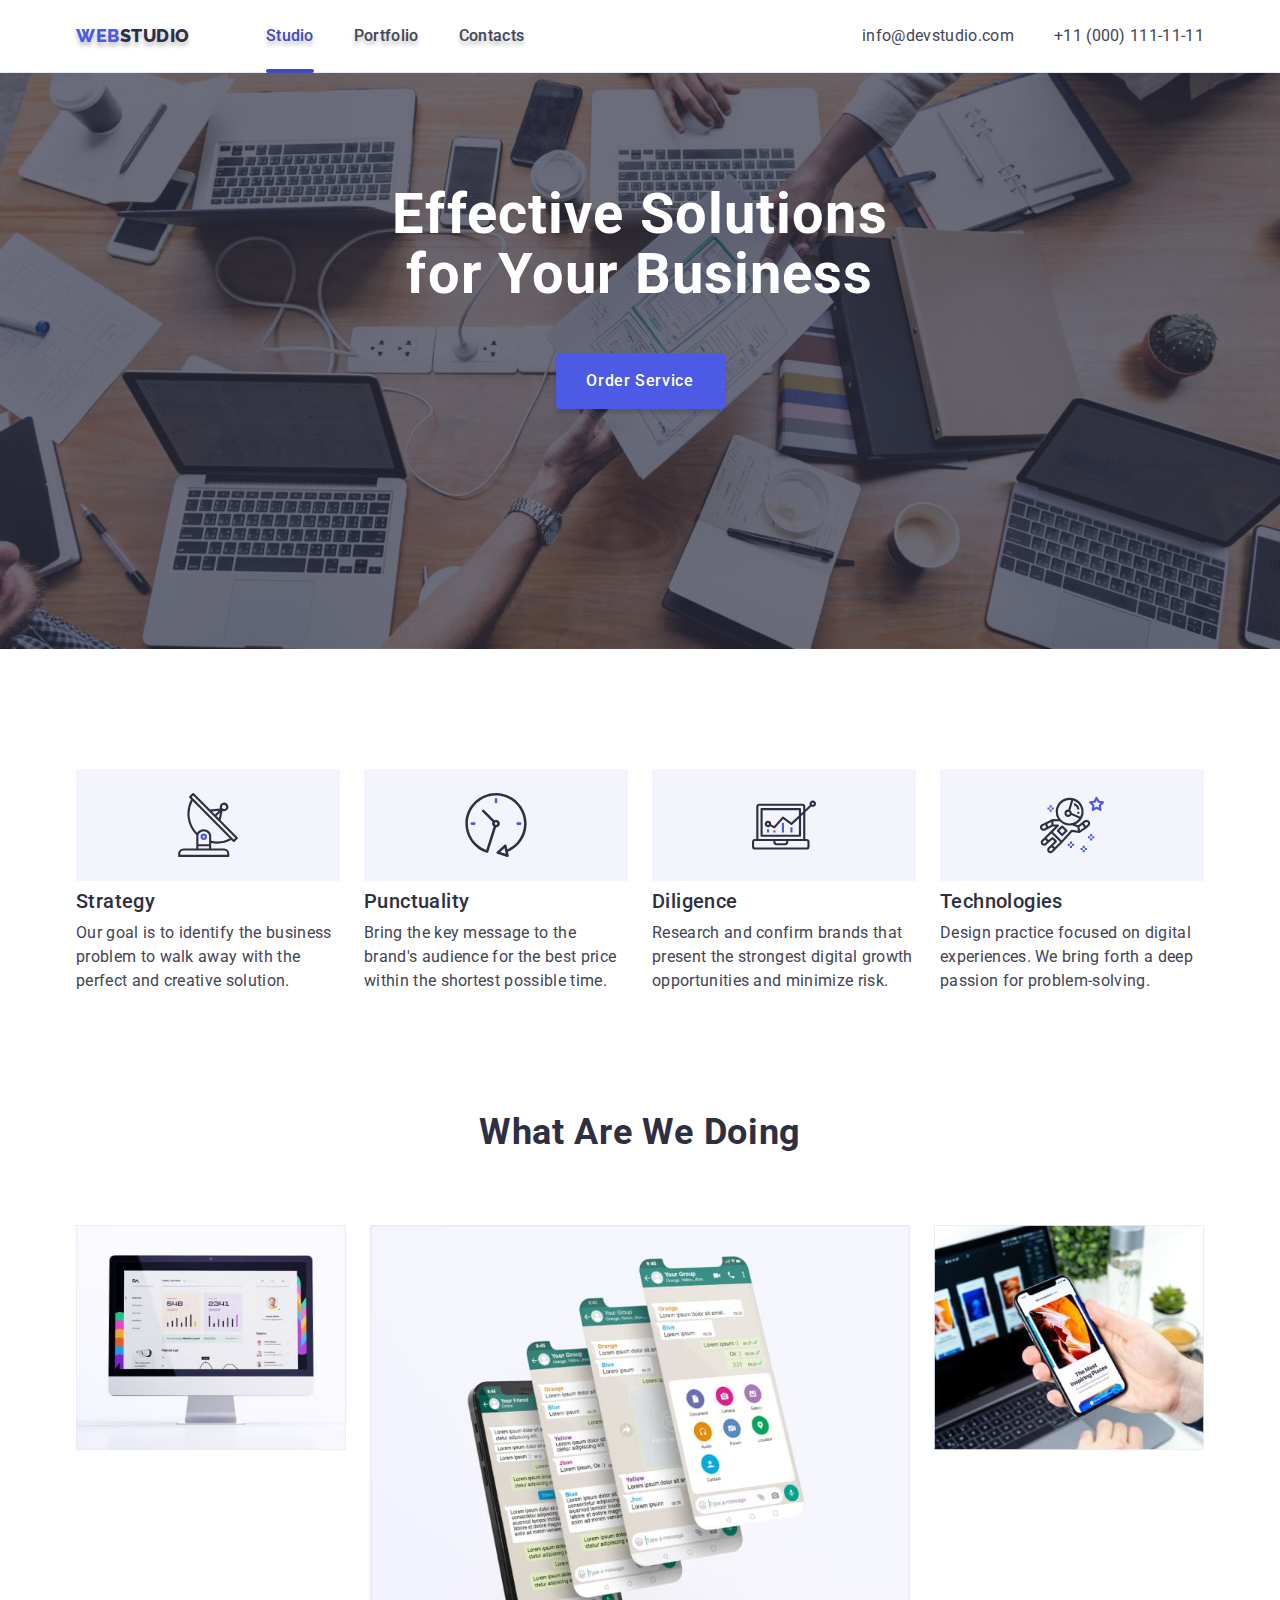
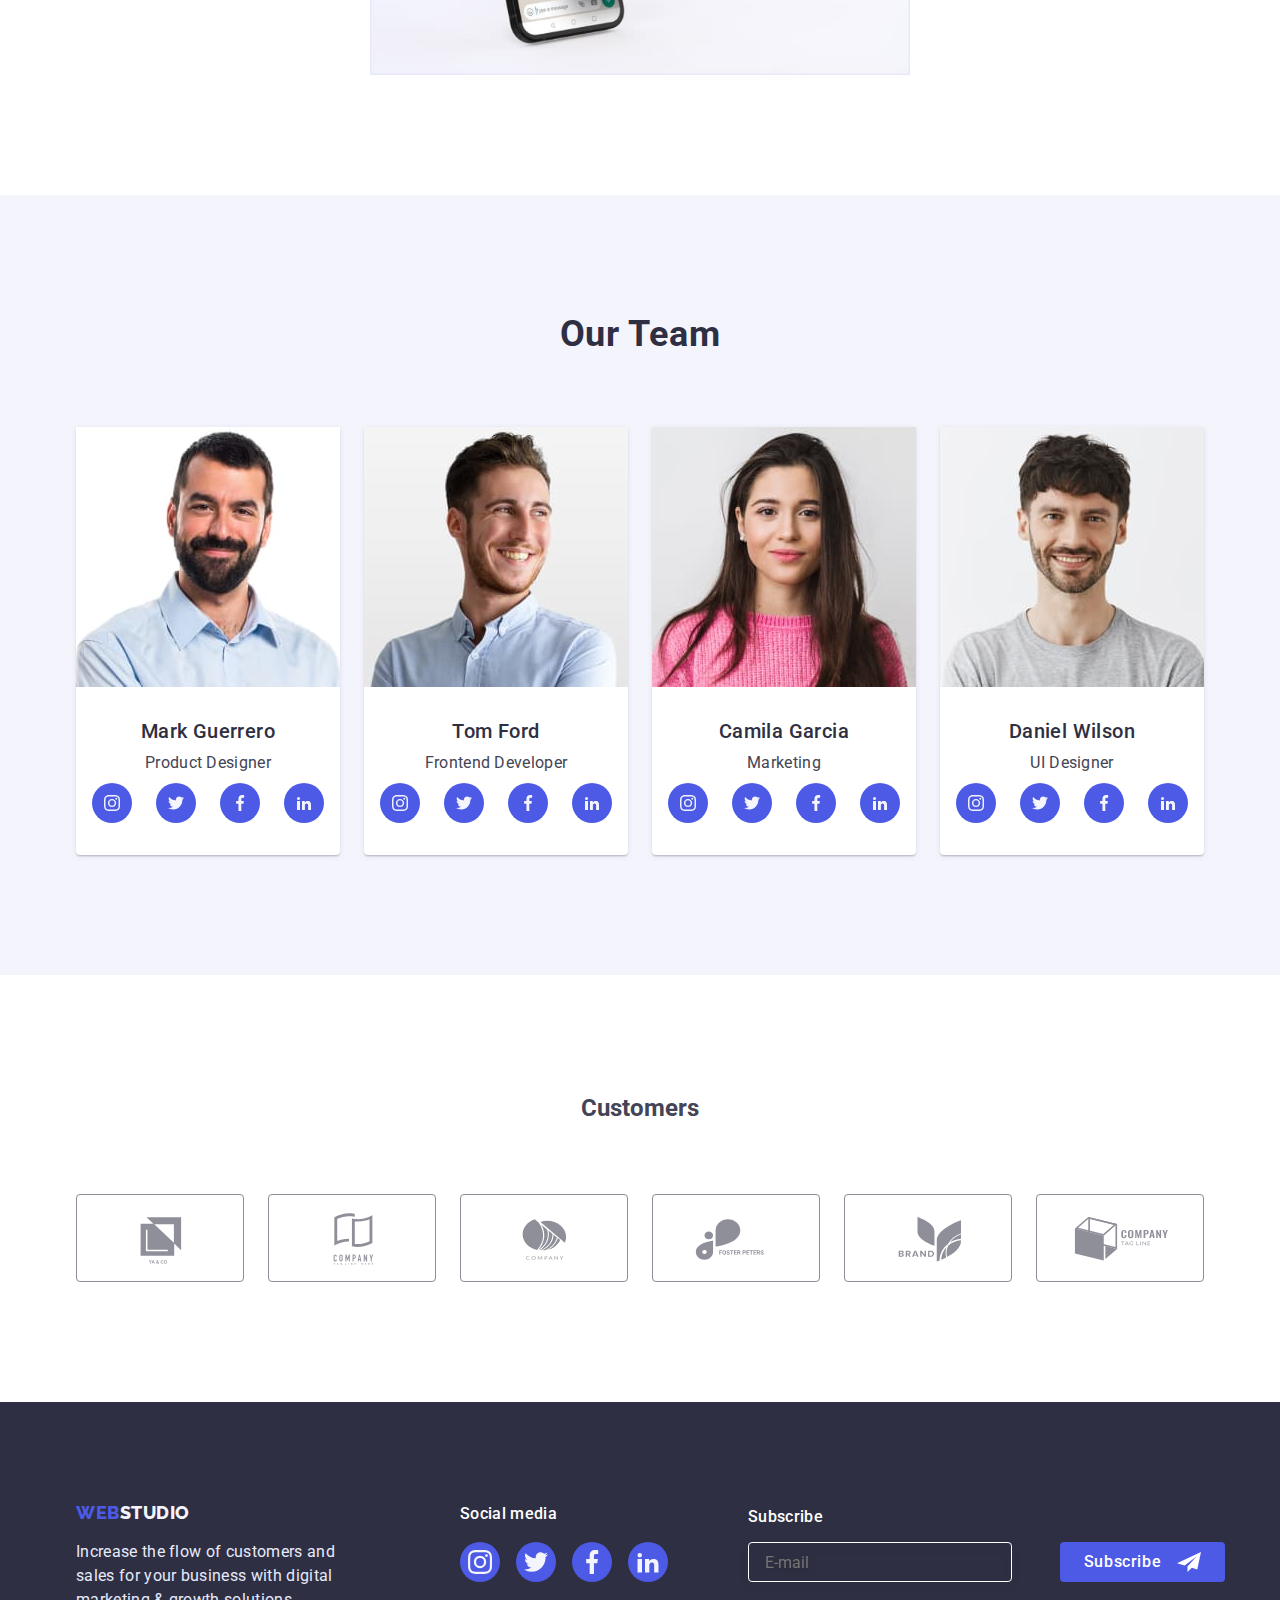
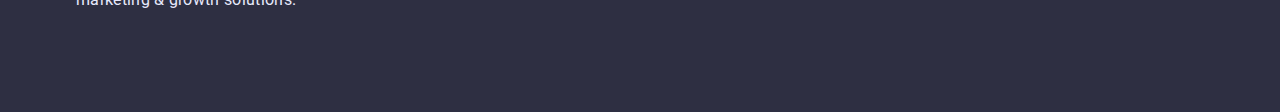
<file: index.html>
<!DOCTYPE html>
<html lang="en">
  <head>    <meta charset="UTF-8" />
    <meta http-equiv="X-UA-Compatible" content="IE=edge" />
    <meta name="viewport" content="width=device-width, initial-scale=1.0" />
    <title>Document</title>
    <link rel="preconnect" href="https://fonts.googleapis.com">
    <link rel="preconnect" href="https://fonts.gstatic.com" crossorigin>
    <link href="https://fonts.googleapis.com/css2?family=Raleway:wght@800&family=Roboto:wght@400;500;700;900&display=swap" rel="stylesheet">
    <link href="https://cdn.jsdelivr.net/npm/modern-normalize@1.1.0/modern-normalize.min.css" rel="stylesheet">
    <link href="./css/styles.css" rel="stylesheet"> 
    <link href="./css/mobile.css" rel="stylesheet">
    <link href="./css/tablet.css" rel="stylesheet">
    <link href="./css/desctop.css" rel="stylesheet"> 
</head>
      <!--------------------HEADER--------------------------->
  <body class="body" id="body">
      <header class="header ">
    <div class="container header-container">
      <nav class="header-nav">
        <a href="./index.html" class="header-link link">Web<span class="header-studio link">Studio</span></a>
        <ul class="menu-list list">
          <li class="menu-item-studio ">
            <a href="./index.html" class="menu-link link after-line current">Studio</a></li>
          <li class="menu-item-portfolio ">
            <a href="./portfolio.html" class="menu-link link after-line ">Portfolio</a></li>
          <li class="menu-item-contacts ">
            <a href="" class="menu-link link after-line ">Contacts</a></li>
        </ul>
      </nav> 
      <!------------------ADDRESS-------------- -->
      <address class="socials">
        <ul class="socials-list list">
          <li class="socials-contacts socials-mailto"><a href="mailto:info@devstudio.com" class="socials-address link">info@devstudio.com</a></li>
          <li class="socials-contacts"><a href="tel:+110001111111" class="socials-address link">+11 (000) 111-11-11</a></li>
        </ul>
        <button type="button" data-menu-open class="menu-open-burger">
          <svg class="menu-open-burger-icon"  width="32" height="32">
          <use href="./images/icons.svg#icon-menu-hamburger" ></use>
        </svg>
        </button>
      </address>
      
    </div>
    <div class="mob-menu is-hidden" data-menu> 
      <button data-menu-close class="mob-close-button">
        <svg class="mob-bacdrop-svg" width="8" height="8">
          <use href="./images/close-black-18dp.svg#icon-close-black-18dp"></use>
        </svg>
    </button>
      <div>
      
      <ul class="mob-menu-list list">
        <li class="mob-menu-item studio ">
          <a href="./index.html" class="mob-menu-link link after-line curent">Studio</a></li>
        <li class="mob-menu-item portfolio ">
          <a href="./portfolio.html" class="mob-menu-link link after-line">Portfolio</a></li>
        <li class="mob-menu-item contacts ">
          <a href="" class="mob-menu-link link after-line">Contacts</a></li>
      </ul>
    </div>
      <div>
      <ul class="mob-socials-list list">
        <li class="mob-socials-contacts"><a href="tel:+110001111111" class="mob-socials-address link">+11 (000) 111-11-11</a></li>
        <li class=" mob-socials-mailto"><a href="mailto:info@devstudio.com" class="mob-socials-mail link">info@devstudio.com</a></li> 
      </ul>
      <ul class="mobil-soc list">  
        <li class="mobil-soc-items">
          <a class="mobil-soc-link link" href="">
            <svg width="24" height="24" class="mobil-soc-item-icon">
              <use href="./images/icons.svg#icon-instagram"></use>
            </svg>
          </a>
        </li>
        <li class="mobil-soc-items">
          <a class="mobil-soc-link link" href="">
            <svg width="24" height="24" class="mobil-soc-item-icon">
              <use href="./images/icons.svg#icon-twitter"></use>
            </svg>
          </a>
        </li>
        <li class="mobil-soc-items">
          <a class="mobil-soc-link link" href="">
            <svg width="24" height="24" class="mobil-soc-item-icon">
              <use href="./images/icons.svg#icon-facebook"></use>
            </svg>
          </a>
        </li>
        <li class="mobil-soc-items">
          <a class="mobil-soc-link link" href="">
            <svg width="24" height="24" class="mobil-soc-item-icon">
              <use href="./images/icons.svg#icon-linkedin"></use>
            </svg>
          </a>
        </li>
      </ul>
    </div>
    </div>
    </header>
    <main>
      <!--------------------section1------------------------->
      <section class="title">
        <div class="hero-container container">
          <h1 class="caption">Effective Solutions for Your Business</h1>
          <button data-modal-open type="button" class="title-btn">Order Service</button>
          <div class="backdrop is-hidden" data-modal>
            <div class="modal container">
                <button data-modal-close class="close-button">
                  <svg class="bacdrop-svg" width="8" height="8">
                    <use href="./images/close-black-18dp.svg#icon-close-black-18dp"></use>
                  </svg>
              </button>
      
              <h2 class="text-backdrop-hero">Leave your contacts and we will call you back</h2>
              <form class="modal-icon">
                <div class="modal-form">
                  <label for="name-text" class="name-text">Name</label>
                  
                  <div class="input-person">
                    <input 
                    class="icon-person"
                    type="text" 
                    name="user-name"
                    id="name-text"
                    required />
                    <svg class="icons-tablet" width="18" height="24">
                      <use href="./images/icons.svg#icon-person-black"></use>
                    </svg>
                  </div>
                </div>
                <div class="modal-form">
                  <label for="phone" class="name-text">Phone</label>
                  
                  <div class="input-person">
                    <input 
                    class="icon-person"
                    type="tel" 
                    name="user-name"
                    id="phone"
                    required />
                    <svg class="icons-tablet" width="18" height="24">
                      <use href="./images/icons.svg#icon-phone-black"></use>
                    </svg>
                  </div>
                </div>

                <div class="modal-form">
                  <label for="email" class="name-text">Email</label>
                  
                  <div class="input-person">
                    <input 
                    class="icon-person"
                    type="email" 
                    name="user-name"
                    id="email"
                    required />
                    <svg class="icons-tablet" width="18" height="24">
                      <use href="./images/icons.svg#icon-email-black"></use>
                    </svg>
                  </div>
                </div>
                <div class="feedback-block">
                  <label class="feedback" for="feedback">Comment</label>
                  <textarea
                    name="user-comment" 
                    id="feedback" 
                    class="feedback-textarea"
                    placeholder="Text input"
                    ></textarea>
                  
                  </div>
                  <input type="checkbox" 
                  name="user-privacy" 
                  value="true" 
                  id="user-privacy" 
                  class="checkbox-privacy visually-hidden" 
                  checked />
                  <label class="user-privacy-checkbox" for="user-privacy" >
                    <span>
                    <svg class="icon-svg-click" width="10" height="8" >
                      <use href="./images/icons.svg#icon-vector"></use>
                    </svg>
                  </span>
                  I accept the terms and conditions of the
                  <a href="#" class="text-checkbox-privacy">Privacy Policy</a></label>
                  <button class="modal-btn-send" type="submit">Send</button>
                </form>
                </div>
              </div>
            </div>

      </section>   
      <!--------------------section2------------------------->
      <section class="aside ">
      <h2 class="none"></h2>
        <div class="container">
        <ul class="aside-list list">
          <li class="container-section">
            <div class="items-icon">
            <svg width="264" height="112" class="aside-icon">
              <use href="./images/icons.svg#icon-antenna-1"></use>
            </svg>
          </div>
            <h3 class="aside-content">Strategy</h3>
            <p class="aside-text">
              Our goal is to identify the business problem to walk away with the
              perfect and creative solution.
            </p>
          </li>
          <li class="container-section">
            <div class="items-icon">
            <svg width="264" height="112" class="aside-icon">
              <use href="./images/icons.svg#icon-clock-1"></use>
            </svg></div>
            <h3 class="aside-content">Punctuality</h3>
            <p class="aside-text">
              Bring the key message to the brand's audience for the best price
              within the shortest possible time.
            </p>
          </li>
          <li class="container-section">
            <div class="items-icon">
            <svg width="264" height="112" class="aside-icon">
              <use href="./images/icons.svg#icon-diagram-1"></use>
            </svg></div>
            <h3 class="aside-content">Diligence</h3>
            <p class="aside-text">
              Research and confirm brands that present the strongest digital
              growth opportunities and minimize risk.
            </p>
          </li>
          <li class="container-section">
            <div class="items-icon">
            <svg width="264" height="112" class="aside-icon">
              <use href="./images/icons.svg#icon-astronaut-1"></use>
            </svg></div>
            <h3 class="aside-content">Technologies</h3>
            <p class="aside-text">
              Design practice focused on digital experiences. We bring forth a
              deep passion for problem-solving.
            </p>
          </li>
        </ul>
      </div>
      </section>
      <!--------------------section3------------------------->
      <section class="img">
        <div class="container">
          <h2 class="img-text">What are we doing</h2>
          <ul class="img-menu list">
          <li><img srcset="./images/img-1.jpg 1x, ./images/img-1-2x.jpg 2x"  src="./images/img-1.jpg" alt="monitor_with_main_page" width="360" height="300"></li>
          <li><img srcset="./images/img-2-2x.jpg 1x, ./images/img-2-2x.jpg 2x" src="./images/img-2.jpg" alt="phone_and_tabs" width="360" height="300"></li>
          <li><img srcset="./images/img-3.jpg 1x, ./images/img-3-2x.jpg 2x" src="./images/img-3.jpg" alt="phone in hand" width="360" height="300"></li>
        </ul>
        </div>
      </section> 
      <!-----------------section4------------------------->
      <section class="team">
        <div class="container section">
          <h2 class="team-text">Our Team</h2>
          <ul class="list team-items">
            <li class="team-block block-team">
              <img srcset="./images/team-1.jpg 1x, ./images/team-1-2x.jpg 2x" 
              src="./images/team-1.jpg" 
              alt="face1" 
              width="264"
              height="260">
            <div class="text-profil">
              <h3 class="team-name">Mark Guerrero</h3>
              <p class="team-position">Product Designer</p>
              <ul class="team-list list">
                <li class="soc-item">
                  <a class="soc-item-link link" href="">
                    <svg width="16" height="16" class="soc-item-icon">
                      <use href="./images/icons.svg#icon-instagram"></use>
                    </svg>
                  </a>
                </li>
                <li class="soc-item">
                  <a class="soc-item-link link" href=""><svg width="16" height="16" class="soc-item-icon">
                    <use href="./images/icons.svg#icon-twitter"></use>
                  </svg></a>
                </li>
                <li class="soc-item">
                  <a class="soc-item-link link" href=""><svg width="16" height="16" class="soc-item-icon">
                    <use href="./images/icons.svg#icon-facebook"></use>
                  </svg></a>
                </li>
                <li class="soc-item">
                  <a class="soc-item-link link" href=""><svg width="16" height="16" class="soc-item-icon">
                    <use href="./images/icons.svg#icon-linkedin"></use>
                  </svg></a>
                </li>
              </ul>
            </div>
            </li>
          
        
        
        
            <li class="team-block">
              <img srcset="./images/team-2.jpg 1x, ./images/team-2-2x.jpg 2x"
                  src="./images/team-2.jpg" 
                  alt="face2" 
                  width="264"
                  height="260">
              <div class="text-profil">
              <h3 class="team-name">Tom Ford</h3>
              <p class="team-position">Frontend Developer</p>
              <ul class="team-list list">
                <li class="soc-item">
                  <a class="soc-item-link link" href="">
                    <svg width="16" height="16" class="soc-item-icon">
                      <use href="./images/icons.svg#icon-instagram"></use>
                    </svg>
                  </a>
                </li>
                <li class="soc-item">
                  <a class="soc-item-link link" href=""><svg width="16" height="16" class="soc-item-icon">
                    <use href="./images/icons.svg#icon-twitter"></use>
                  </svg></a>
                </li>
                <li class="soc-item">
                  <a class="soc-item-link link" href=""><svg width="16" height="16" class="soc-item-icon">
                    <use href="./images/icons.svg#icon-facebook"></use>
                  </svg></a>
                </li>
                <li class="soc-item">
                  <a class="soc-item-link link" href=""><svg width="16" height="16" class="soc-item-icon">
                    <use href="./images/icons.svg#icon-linkedin"></use>
                  </svg></a>
                </li>
              </ul>
              </div>
            </li>
          
        
        
            <li class="team-block">
              <img srcset="./images/team-3.jpg 1x, ./images/team-3-2x.jpg 2x"
              src="./images/team-3.jpg" 
              alt="face3" 
              width="264"
              height="260">
              <div class="text-profil">
              <h3 class="team-name">Camila Garcia</h3>
              <p class="team-position">Marketing</p>
              <ul class="team-list list">
                <li class="soc-item">
                  <a class="soc-item-link link" href="">
                    <svg width="16" height="16" class="soc-item-icon">
                      <use href="./images/icons.svg#icon-instagram"></use>
                    </svg>
                  </a>
                </li>
                <li class="soc-item">
                  <a class="soc-item-link link" href=""><svg width="16" height="16" class="soc-item-icon">
                    <use href="./images/icons.svg#icon-twitter"></use>
                  </svg></a>
                </li>
                <li class="soc-item">
                  <a class="soc-item-link link" href=""><svg width="16" height="16" class="soc-item-icon">
                    <use href="./images/icons.svg#icon-facebook"></use>
                  </svg></a>
                </li>
                <li class="soc-item">
                  <a class="soc-item-link link" href=""><svg width="16" height="16" class="soc-item-icon">
                    <use href="./images/icons.svg#icon-linkedin"></use>
                  </svg></a>
                </li>
              </ul>
            </div>
            </li>
          
        
        
            <li class="team-block">
              <img srcset="./images/team-4.jpg 1x, ./images/team-4-2x.jpg 2x"
              src="./images/team-4.jpg" 
              alt="face4" 
              width="264"
              height="260">
              <div class="text-profil">
              <h3 class="team-name">Daniel Wilson</h3>
              <p class="team-position">UI Designer</p>
              <ul class="team-list list">
                <li class="soc-item">
                  <a class="soc-item-link link" href="">
                    <svg width="16" height="16" class="soc-item-icon">
                      <use href="./images/icons.svg#icon-instagram"></use>
                    </svg>
                  </a>
                </li>
                <li class="soc-item">
                  <a class="soc-item-link link" href="">
                    <svg width="16" height="16" class="soc-item-icon">
                    <use href="./images/icons.svg#icon-twitter"></use>
                  </svg></a>
                </li>
                <li class="soc-item">
                  <a class="soc-item-link link" href=""><svg width="16" height="16" class="soc-item-icon">
                    <use href="./images/icons.svg#icon-facebook"></use>
                  </svg></a>
                </li>
                <li class="soc-item">
                  <a class="soc-item-link link" href=""><svg width="16" height="16" class="soc-item-icon">
                    <use href="./images/icons.svg#icon-linkedin"></use>
                  </svg></a>
                </li>
              </ul>
              </div>
            </li>
          
          </ul>
        </div> 
      
      </section>
      <!--------------------section5------------------------->
      <section class="icon-customers container section">
        <h2 class="icon-text">Customers</h2>
        <ul class="list icon-section">
          <li class="icon-items">
            <a href="" class="client-link link">
              <svg width="104" height="56" class="icon-svg-logo">
              <use href="./images/icons.svg#icon-Logo"></use>
            </svg>
          </a>
          </li>
          <li class="icon-items">
            <a href="" class="client-link link">
              <svg width="104" height="56" class="icon-svg-logo">
              <use href="./images/icons.svg#icon-Logo-1"></use>
            </svg>
          </a>
          </li>
          <li class="icon-items">
            <a href="" class="client-link link">
            <svg width="104" height="56" class="icon-svg-logo">
              <use href="./images/icons.svg#icon-Logo-2"></use>
            </svg>
          </a>
          </li>
          <li class="icon-items">
            <a href="#" class="client-link link">
              <svg width="104" height="56" class="icon-svg-logo">
              <use href="./images/icons.svg#icon-Logo-3"></use>
            </svg>
          </a>
          </li>
          <li class="icon-items">
            <a href="" class="client-link link">
              <svg width="104" height="56" class="icon-svg-logo">
              <use href="./images/icons.svg#icon-Logo-4"></use>
            </svg>
          </a>
          </li>
          <li class="icon-items">
            <a href="" class="client-link link">
              <svg width="104" height="56" class="icon-svg-logo">
              <use href="./images/icons.svg#icon-Logo-5"></use>
              
            </svg>
          </a>
          </li>
          
        </ul>
      </section>
    </main>
    <!----------------------FOOTHER-------------------------->
    <footer class="footer  ">
      <div class="footer-content  container-foooter">
        <ul class="footer-item-list list">
          <li class="footer-link-mobile">
            <a href="./index.html" class="link footer-link">Web<span class="footer-studio link">Studio</span></a>
          </li>
          <li class="footer-text-mobile">
            <p class="footer-text">
              Increase the flow of customers and sales for your business with digital
              marketing & growth solutions.
            </p>
          </li>
        </ul>
        <div class="footer-items">
          <p class="social-media">Social media</p>
          <ul class="footer-soc list">
          
          <li class="footer-soc-items">
            <a class="footer-soc-link link" href="">
              <svg width="24" height="24" class="soc-item-icon">
                <use href="./images/icons.svg#icon-instagram"></use>
              </svg>
            </a>
          </li>
          <li class="footer-soc-items">
            <a class="footer-soc-link link" href="">
              <svg width="24" height="24" class="soc-item-icon">
                <use href="./images/icons.svg#icon-twitter"></use>
              </svg>
            </a>
          </li>
          <li class="footer-soc-items">
            <a class="footer-soc-link link" href="">
              <svg width="24" height="24" class="soc-item-icon">
                <use href="./images/icons.svg#icon-facebook"></use>
              </svg>
            </a>
          </li>
          <li class="footer-soc-items">
            <a class="footer-soc-link link" href="">
              <svg width="24" height="24" class="soc-item-icon">
                <use href="./images/icons.svg#icon-linkedin"></use>
              </svg>
            </a>
          </li>
        </ul>
      </div>
      <div class="footer-conteiner-list">
        <form class="footer-form">
          <label class="footer-label"> <span class="text-subscribe">Subscribe</span>
            <input 
            type="email"
            name="subscribe-email" 
            placeholder="E-mail" 
            class="footer-mail-user" 
            required
            />
            
          </label>

          <button type="submit" class="button-mail">Subscribe
            <svg class="button-mail-icon">
              <use href="./images/icons.svg#icon-frame" width="24" height="24" ></use>
            </svg>
          </button>
        </form>
      </div>
    </div>
    </footer>
    <script src="./js/modal.js"></script>
    <script src="./js/menu.js"></script>
  </body>
</html>
</file>
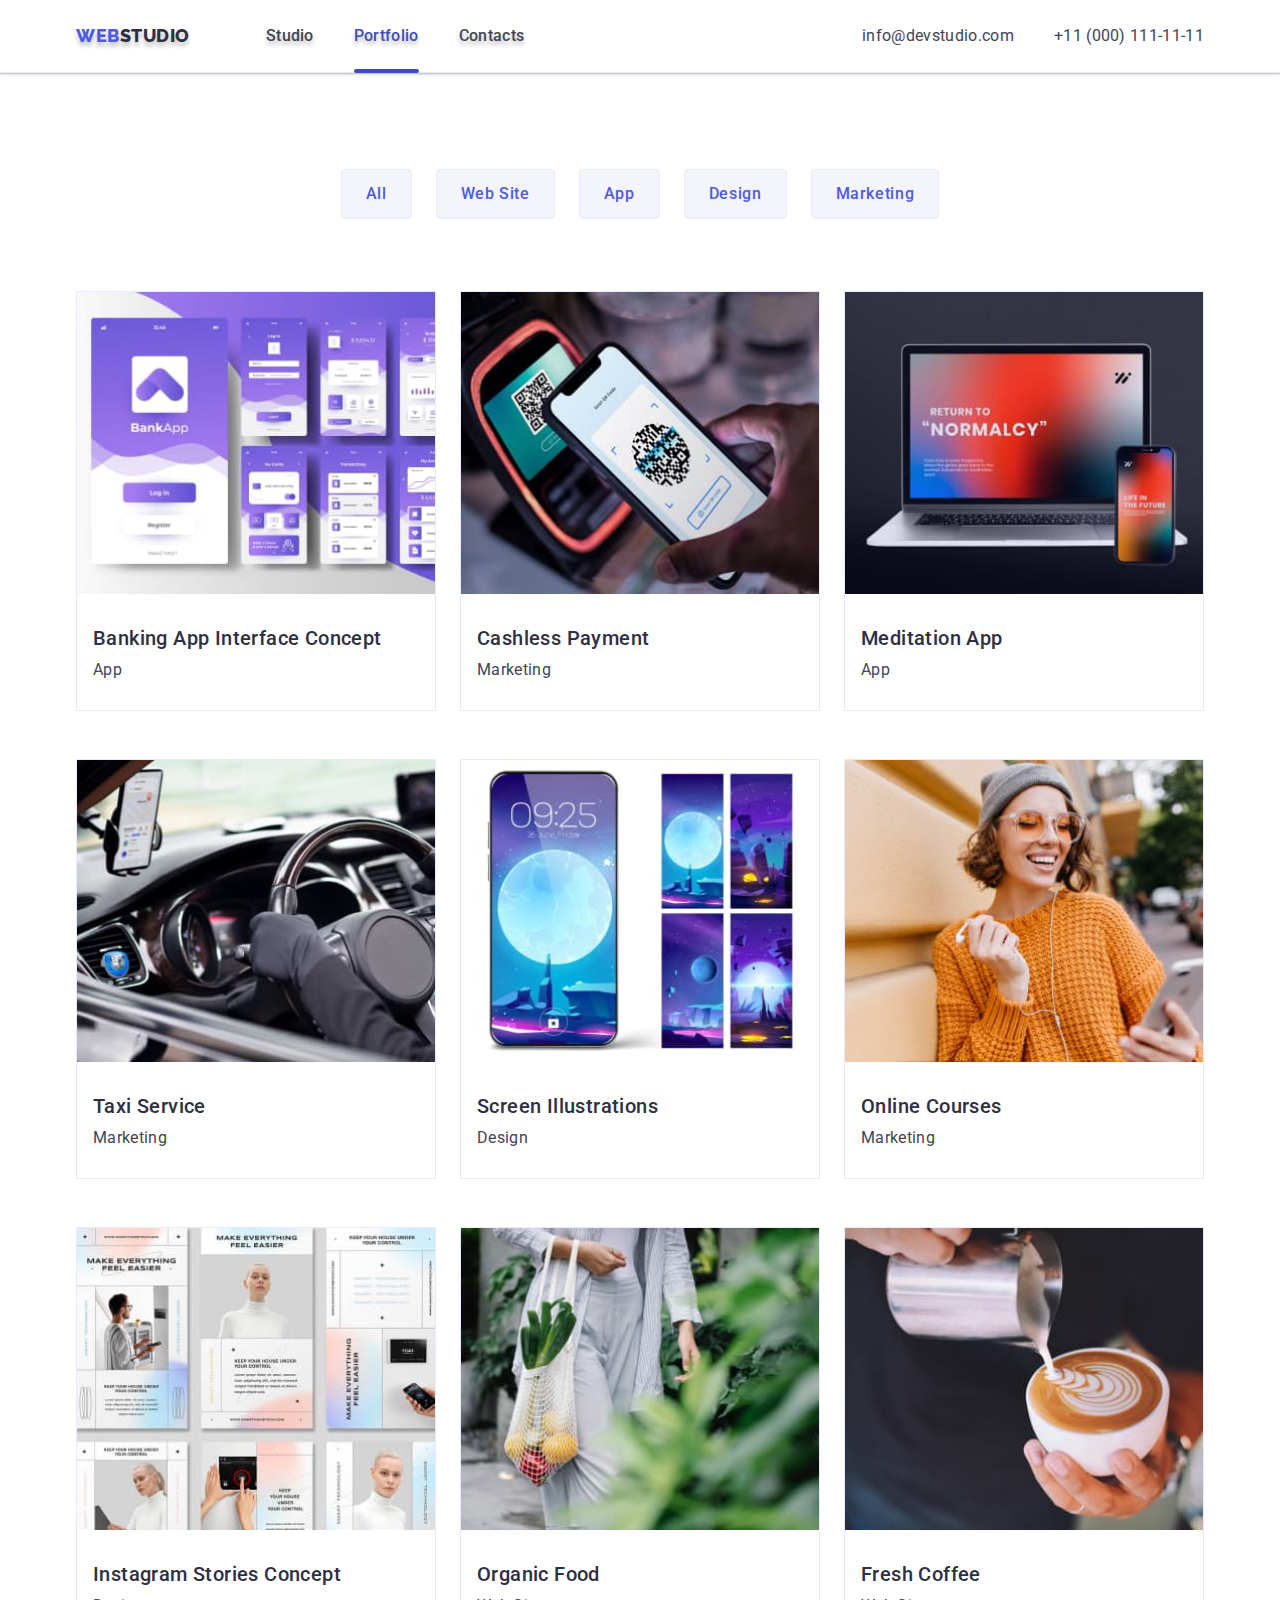
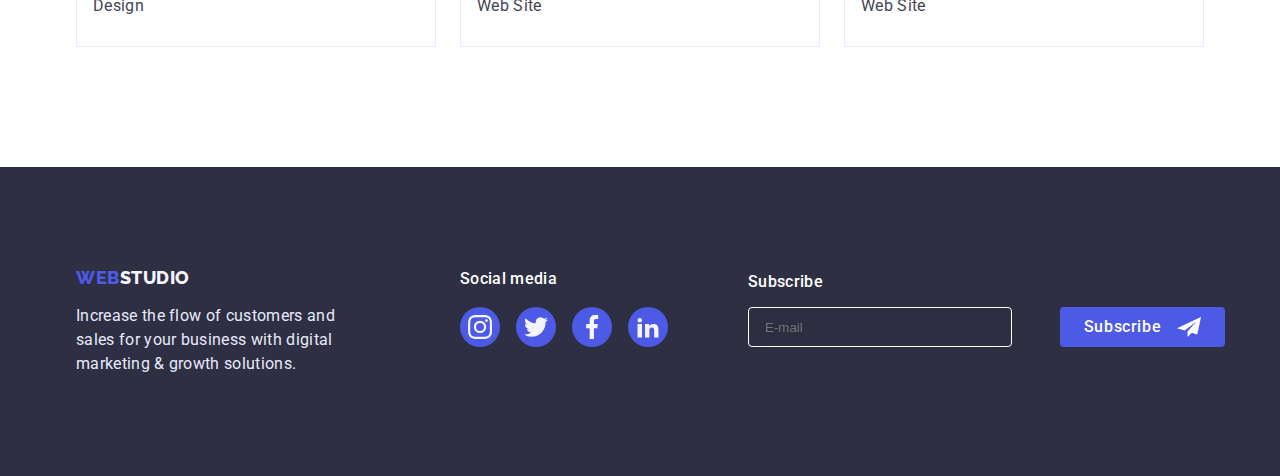
<file: portfolio.html>
<!DOCTYPE html>
<html lang="en">
<head>
    <meta charset="UTF-8">
    <meta http-equiv="X-UA-Compatible" content="IE=edge">
    <meta name="viewport" content="width=device-width, initial-scale=1.0">
    <title>Document</title>
    <link rel="preconnect" href="https://fonts.googleapis.com">
    <link rel="preconnect" href="https://fonts.gstatic.com" crossorigin>
    <link href="https://fonts.googleapis.com/css2?family=Raleway:wght@800&family=Roboto:wght@400;500;700;900&display=swap" rel="stylesheet">
    <link href="./css/styles.css" rel="stylesheet">
    <link href="./css/mobile.css" rel="stylesheet">
    <link href="./css/tablet.css" rel="stylesheet">
    <link href="./css/desctop.css" rel="stylesheet"> 
  </head>

<!-------------------HEADER---------------------------->
  <body class="body" id="body">
    <header class="header ">
      <div class="container header-container">
        <nav class="header-nav">
          <a href="./index.html" class="header-link link">Web<span class="header-studio link">Studio</span></a>
          <ul class="menu-list list">
            <li class="menu-item-studio ">
              <a href="./index.html" class="menu-link link after-line ">Studio</a></li>
            <li class="menu-item-portfolio ">
              <a href="./portfolio.html" class="menu-link link after-line current">Portfolio</a></li>
            <li class="menu-item-contacts ">
              <a href="" class="menu-link link after-line ">Contacts</a></li>
          </ul>
        </nav> 
        <!------------------ADDRESS-------------- -->
        <address class="socials">
          <ul class="socials-list list">
            <li class="socials-contacts socials-mailto"><a href="mailto:info@devstudio.com" class="socials-address link">info@devstudio.com</a></li>
            <li class="socials-contacts"><a href="tel:+110001111111" class="socials-address link">+11 (000) 111-11-11</a></li>
          </ul>
          <button type="button" data-menu-open class="menu-open-burger">
            <svg class="menu-open-burger-icon"  width="32" height="32">
            <use href="./images/icons.svg#icon-menu-hamburger" ></use>
          </svg>
          </button>
        </address>
        
      </div>
      <div class="mob-menu is-hidden" data-menu>
        <button data-menu-close class="mob-close-button">
          <svg class="mob-bacdrop-svg" width="8" height="8">
            <use href="./images/close-black-18dp.svg#icon-close-black-18dp"></use>
          </svg>
        </button>
        <div>
        
        <ul class="mob-menu-list list">
          <li class="mob-menu-item studio ">
            <a href="./index.html" class="mob-menu-link link after-line curent">Studio</a></li>
          <li class="mob-menu-item portfolio ">
            <a href="./portfolio.html" class="mob-menu-link link after-line">Portfolio</a></li>
          <li class="mob-menu-item contacts ">
            <a href="" class="mob-menu-link link after-line">Contacts</a></li>
        </ul>
      </div>
        <div>
        <ul class="mob-socials-list list">
          <li class="mob-socials-contacts"><a href="tel:+110001111111" class="mob-socials-address link">+11 (000) 111-11-11</a></li>
          <li class=" mob-socials-mailto"><a href="mailto:info@devstudio.com" class="mob-socials-mail link">info@devstudio.com</a></li> 
        </ul>
        <ul class="mobil-soc list">  
          <li class="mobil-soc-items">
            <a class="mobil-soc-link link" href="">
              <svg width="24" height="24" class="mobil-soc-item-icon">
                <use href="./images/icons.svg#icon-instagram"></use>
              </svg>
            </a>
          </li>
          <li class="mobil-soc-items">
            <a class="mobil-soc-link link" href="">
              <svg width="24" height="24" class="mobil-soc-item-icon">
                <use href="./images/icons.svg#icon-twitter"></use>
              </svg>
            </a>
          </li>
          <li class="mobil-soc-items">
            <a class="mobil-soc-link link" href="">
              <svg width="24" height="24" class="mobil-soc-item-icon">
                <use href="./images/icons.svg#icon-facebook"></use>
              </svg>
            </a>
          </li>
          <li class="mobil-soc-items">
            <a class="mobil-soc-link link" href="">
              <svg width="24" height="24" class="mobil-soc-item-icon">
                <use href="./images/icons.svg#icon-linkedin"></use>
              </svg>
            </a>
          </li>
        </ul>
      </div>
      </div>
      </header>
<!----------------------------MAIN----------------------------->
      
<main>
  
  <section >
    <div class="container">
      <h1 hidden>Hello</h1>
      <ul class="list button"> 
        <li class="tester"><button type="button" class="menu-items" >All</button></li>
        <li><button type="button" class="menu-items" >Web Site</button></li>
        <li><button type="button" class="menu-items" >App</button></li>
        <li><button type="button" class="menu-items" >Design</button></li>
        <li><button type="button" class="menu-items" >Marketing</button></li>
      </ul>
    <!------------------IMG------------------------------>
    
      <ul class="list img-potfolio">
      <li class="content">  
          <div class="content-position">
            <a class="link content-link-img">
              <picture>
                <source media="(min-width: 1400px)" srcset="./images/tablet-opt/progect/portfolio-1.jpg 1x, ./images/tablet-opt/progect/portfolio-1@2x.jpg 2x, ./images/tablet-opt/progect/portfolio-1@3x.jpg 3x" sizes="(min-width: 1400px) 360px, 300px">
                <source media="(min-width: 768px)" srcset="./images/tablet-opt/progect/portfolio-1.jpg 1x, ./images/tablet-opt/progect/portfolio-1@2x.jpg 2x, ./images/tablet-opt/progect/portfolio-1@3x.jpg 3x" sizes="(min-width: 767px) 356px, 300px">
                <source media="(max-width: 767px)" srcset="./images/mobail-opt/portfolio/portfolio-1.jpg 1x, ./images/mobail-opt/portfolio/portfolio-1@2x.jpg 2x, ./images/mobail-opt/portfolio/portfolio-1@3x.jpg 3x" 
                sizes="(max-width: 767px) 396px, 280px">
                <img  src="./images/mobail-opt/portfolio/portfolio-1.jpg" alt="app" width="396" height="280">
              </picture>
            </a>
            <p class="content-overlei-text">14 Stylish and User-Friendly App Design Concepts · Task Manager App · Calorie Tracker App · Exotic Fruit Ecommerce App · Cloud Storage App</p>
            <!-- <div class="content-position-text"></div> -->
          </div>
          <div class="portfolio-sector">
            <h2 class="portfolio-content-text">Banking App Interface Concept</h2>
            <p class="portfolio-content">App</p>
          </div>
      </li>
      
      <li class="content"> 
          <div class="content-position"> 
            <a class="link content-link-img"> 
              <picture>
                <source media="(min-width: 1400px)" srcset="./images/tablet-opt/progect/portfolio-2.jpg 1x, ./images/tablet-opt/progect/portfolio-2@2x.jpg 2x, ./images/tablet-opt/progect/portfolio-2@3x.jpg 3x" sizes="(min-width: 1400px) 360px, 300px">
                <source media="(min-width: 768px)" srcset="./images/tablet-opt/progect/portfolio-2.jpg 1x, ./images/tablet-opt/progect/portfolio-2@2x.jpg 2x, ./images/tablet-opt/progect/portfolio-2@3x.jpg 3x" sizes="(min-width: 767px) 356px, 300px">
                <source media="(max-width: 767px)" srcset="./images/mobail-opt/portfolio/portfolio-2.jpg 1x, ./images/mobail-opt/portfolio/portfolio-2@2x.jpg 2x, ./images/mobail-opt/portfolio/portfolio-2@3x.jpg 3x" 
                sizes="(max-width: 767px) 396px, 280px">
                <img src="./images/mobail-opt/portfolio/portfolio-2.jpg" alt="scan_code" width="396" height="280">
              </picture>
            </a>
            <p class="content-overlei-text">14 Stylish and User-Friendly App Design Concepts · Task Manager App · Calorie Tracker App · Exotic Fruit Ecommerce App · Cloud Storage App</p>
          </div>
          <div class="portfolio-sector">
            <h2 class="portfolio-content-text">Cashless Payment</h2>
            <p class="portfolio-content">Marketing</p>
          </div>
      </li>
      
      <li class="content"> 
        <div class="content-position">
          <a class="link content-link-img">
            <picture>
              <source media="(min-width: 1400px)" srcset="./images/tablet-opt/progect/portfolio-3.jpg 1x, ./images/tablet-opt/progect/portfolio-3@2x.jpg 2x, ./images/tablet-opt/progect/portfolio-3@3x.jpg 3x" sizes="(min-width: 1400px) 360px, 300px">
              <source media="(min-width: 768px)" srcset="./images/tablet-opt/progect/portfolio-3.jpg 1x, ./images/tablet-opt/progect/portfolio-3@2x.jpg 2x, ./images/tablet-opt/progect/portfolio-3@3x.jpg 3x" sizes="(min-width: 767px) 356px, 300px">
              <source media="(max-width: 767px)" srcset="./images/mobail-opt/portfolio/portfolio-3.jpg 1x, ./images/mobail-opt/portfolio/portfolio-3@2x.jpg 2x, ./images/mobail-opt/portfolio/portfolio-3@3x.jpg 3x" 
              sizes="(max-width: 767px) 396px, 280px">
              <img src="./images/mobail-opt/portfolio/portfolio-3.jpg" alt="scan_code" width="396" height="280">
            </picture>
          </a>
          <p class="content-overlei-text">14 Stylish and User-Friendly App Design Concepts · Task Manager App · Calorie Tracker App · Exotic Fruit Ecommerce App · Cloud Storage App</p>
          </div> 
        <div class="portfolio-sector">
          <h2 class="portfolio-content-text">Meditation App</h2>
          <p class="portfolio-content">App</p>
        </div>
      </li>
  <!-------------------------IMG2------------------------>

        <li class="content"> 
          <div class="content-position">
            <a class="link content-link-img">
              <picture>
                <source media="(min-width: 1400px)" srcset="./images/tablet-opt/progect/portfolio-4.jpg 1x, ./images/tablet-opt/progect/portfolio-4@2x.jpg 2x, ./images/tablet-opt/progect/portfolio-4@3x.jpg 3x" sizes="(min-width: 1400px) 360px, 300px">
                <source media="(min-width: 768px)" srcset="./images/tablet-opt/progect/portfolio-4.jpg 1x, ./images/tablet-opt/progect/portfolio-4@2x.jpg 2x, ./images/tablet-opt/progect/portfolio-4@3x.jpg 3x" sizes="(min-width: 767px) 356px, 300px">
                <source media="(max-width: 767px)" srcset="./images/mobail-opt/portfolio/portfolio-4.jpg 1x, ./images/mobail-opt/portfolio/portfolio-4@2x.jpg 2x, ./images/mobail-opt/portfolio/portfolio-4@3x.jpg 3x" 
                sizes="(max-width: 767px) 396px, 280px">
                <img src="./images/mobail-opt/portfolio/portfolio-4.jpg" alt="scan_code" width="396" height="280">
              </picture>
            </a>
            <p class="content-overlei-text">14 Stylish and User-Friendly App Design Concepts · Task Manager App · Calorie Tracker App · Exotic Fruit Ecommerce App · Cloud Storage App</p>
          </div> 
          <div class="portfolio-sector">
            <h2 class="portfolio-content-text">Taxi Service</h2>
            <p class="portfolio-content">Marketing</p>
          </div>
        </li>

        <li class="content">
        <div class="content-position"> 
          <a class="link content-link-img"> 
            <picture>
              <source media="(min-width: 1400px)" srcset="./images/tablet-opt/progect/portfolio-5.jpg 1x, ./images/tablet-opt/progect/portfolio-5@2x.jpg 2x, ./images/tablet-opt/progect/portfolio-5@3x.jpg 3x" sizes="(min-width: 1400px) 360px, 300px">
              <source media="(min-width: 768px)" srcset="./images/tablet-opt/progect/portfolio-5.jpg 1x, ./images/tablet-opt/progect/portfolio-5@2x.jpg 2x, ./images/tablet-opt/progect/portfolio-5@3x.jpg 3x" sizes="(min-width: 767px) 356px, 300px">
              <source media="(max-width: 767px)" srcset="./images/mobail-opt/portfolio/portfolio-5.jpg 1x, ./images/mobail-opt/portfolio/portfolio-5@2x.jpg 2x, ./images/mobail-opt/portfolio/portfolio-5@3x.jpg 3x" 
              sizes="(max-width: 767px) 396px, 280px">
              <img src="./images/mobail-opt/portfolio/portfolio-5.jpg" alt="scan_code" width="396" height="280">
            </picture>
          </a>
          <p class="content-overlei-text">14 Stylish and User-Friendly App Design Concepts · Task Manager App · Calorie Tracker App · Exotic Fruit Ecommerce App · Cloud Storage App</p>
        </div> 
        <div class="portfolio-sector">
          <h2 class="portfolio-content-text">Screen Illustrations</h2>
          <p class="portfolio-content">Design</p>
        </div>
        </li>

        <li class="content">
          <div class="content-position">
            <a class="link content-link-img">
              <picture>
                <source media="(min-width: 1400px)" srcset="./images/tablet-opt/progect/portfolio-6.jpg 1x, ./images/tablet-opt/progect/portfolio-6@2x.jpg 2x, ./images/tablet-opt/progect/portfolio-6@3x.jpg 3x" sizes="(min-width: 1400px) 360px, 300px">
                <source media="(min-width: 768px)" srcset="./images/tablet-opt/progect/portfolio-6.jpg 1x, ./images/tablet-opt/progect/portfolio-6@2x.jpg 2x, ./images/tablet-opt/progect/portfolio-6@3x.jpg 3x" sizes="(min-width: 767px) 356px, 300px">
                <source media="(max-width: 767px)" srcset="./images/mobail-opt/portfolio/portfolio-6.jpg 1x, ./images/mobail-opt/portfolio/portfolio-6@2x.jpg 2x, ./images/mobail-opt/portfolio/portfolio-6@3x.jpg 3x" 
                sizes="(max-width: 767px) 396px, 280px">
                <img src="./images/mobail-opt/portfolio/portfolio-6.jpg" alt="scan_code" width="396" height="280">
              </picture> 
            </a>
            <p class="content-overlei-text">14 Stylish and User-Friendly App Design Concepts · Task Manager App · Calorie Tracker App · Exotic Fruit Ecommerce App · Cloud Storage App</p>
          </div>  
          <div class="portfolio-sector">
            <h2 class="portfolio-content-text">Online Courses</h2>
            <p class="portfolio-content">Marketing</p>
          </div>
        </li>
    <!---------------------IMG3---------------------------------->
      
      <li class="content">
        <div class="content-position">
          <a class="link content-link-img"> 
            <picture>
              <source media="(min-width: 1400px)" srcset="./images/tablet-opt/progect/portfolio-7.jpg 1x, ./images/tablet-opt/progect/portfolio-7@2x.jpg 2x, ./images/tablet-opt/progect/portfolio-7@3x.jpg 3x" sizes="(min-width: 1400px) 360px, 300px">
              <source media="(min-width: 768px)" srcset="./images/tablet-opt/progect/portfolio-7.jpg 1x, ./images/tablet-opt/progect/portfolio-7@2x.jpg 2x, ./images/tablet-opt/progect/portfolio-7@3x.jpg 3x" sizes="(min-width: 767px) 356px, 300px">
              <source media="(max-width: 767px)" srcset="./images/mobail-opt/portfolio/portfolio-7.jpg 1x, ./images/mobail-opt/portfolio/portfolio-7@2x.jpg 2x, ./images/mobail-opt/portfolio/portfolio-7@3x.jpg 3x" 
              sizes="(max-width: 767px) 396px, 280px">
              <img src="./images/mobail-opt/portfolio/portfolio-7.jpg" alt="scan_code" width="396" height="280">
            </picture>
          </a>
          <p class="content-overlei-text">14 Stylish and User-Friendly App Design Concepts · Task Manager App · Calorie Tracker App · Exotic Fruit Ecommerce App · Cloud Storage App</p>
        </div> 
        <div class="portfolio-sector">
          <h2 class="portfolio-content-text">Instagram Stories Concept</h2>
          <p class="portfolio-content">Design</p>
        </div>  
      </li>
      
      <li class="content"> 
        <div class="content-position"> 
            <a class="link content-link-img">
              <picture>
                <source media="(min-width: 1400px)" srcset="./images/tablet-opt/progect/portfolio-8.jpg 1x, ./images/tablet-opt/progect/portfolio-8@2x.jpg 2x, ./images/tablet-opt/progect/portfolio-8@3x.jpg 3x" sizes="(min-width: 1400px) 360px, 300px">
                <source media="(min-width: 768px)" srcset="./images/tablet-opt/progect/portfolio-8.jpg 1x, ./images/tablet-opt/progect/portfolio-8@2x.jpg 2x, ./images/tablet-opt/progect/portfolio-8@3x.jpg 3x" sizes="(min-width: 767px) 356px, 300px">
                <source media="(max-width: 767px)" srcset="./images/mobail-opt/portfolio/portfolio-8.jpg 1x, ./images/mobail-opt/portfolio/portfolio-8@2x.jpg 2x, ./images/mobail-opt/portfolio/portfolio-8@3x.jpg 3x" 
                sizes="(max-width: 767px) 396px, 280px">
                <img src="./images/mobail-opt/portfolio/portfolio-8.jpg" alt="scan_code" width="396" height="280">
              </picture>
            </a>
            <p class="content-overlei-text">14 Stylish and User-Friendly App Design Concepts · Task Manager App · Calorie Tracker App · Exotic Fruit Ecommerce App · Cloud Storage App</p>
        </div> 
          <div class="portfolio-sector">
            <h2 class="portfolio-content-text">Organic Food</h2>
            <p class="portfolio-content">Web Site</p>
          </div>
      </li>
      
      <li class="content">  
        <div class="content-position">
            <a class="link content-link-img">
              <picture>
                <source media="(min-width: 1400px)" srcset="./images/tablet-opt/progect/portfolio-9.jpg 1x, ./images/tablet-opt/progect/portfolio-9@2x.jpg 2x, ./images/tablet-opt/progect/portfolio-9@3x.jpg 3x" sizes="(min-width: 1400px) 360px, 300px">
                <source media="(min-width: 768px)" srcset="./images/tablet-opt/progect/portfolio-9.jpg 1x, ./images/tablet-opt/progect/portfolio-9@2x.jpg 2x, ./images/tablet-opt/progect/portfolio-9@3x.jpg 3x" sizes="(min-width: 767px) 356px, 300px">
                <source media="(max-width: 767px)" srcset="./images/mobail-opt/portfolio/portfolio-9.jpg 1x, ./images/mobail-opt/portfolio/portfolio-9@2x.jpg 2x, ./images/mobail-opt/portfolio/portfolio-9@3x.jpg 3x" 
                sizes="(max-width: 767px) 396px, 280px">
                <img src="./images/mobail-opt/portfolio/portfolio-9.jpg" alt="scan_code" width="396" height="280">
              </picture>
            </a>
            <p class="content-overlei-text">14 Stylish and User-Friendly App Design Concepts · Task Manager App · Calorie Tracker App · Exotic Fruit Ecommerce App · Cloud Storage App</p>
        </div>
          <div class="portfolio-sector">
            <h2 class="portfolio-content-text">Fresh Coffee</h2>
            <p class="portfolio-content">Web Site</p>
        </div>
      </li>
      </ul>
    </div>
  </section>
  </main>
  <!-------------------FOOTHER--------------->
      
  <footer class="footer  ">
    <div class="footer-content  container-foooter">
      <ul class="footer-item-list list">
        <li class="footer-link-mobile">
          <a href="./index.html" class="link footer-link">Web<span class="footer-studio link">Studio</span></a>
        </li>
        <li class="footer-text-mobile">
          <p class="footer-text">
            Increase the flow of customers and sales for your business with digital
            marketing & growth solutions.
          </p>
        </li>
      </ul>
      <div class="footer-items">
        <p class="social-media">Social media</p>
        <ul class="footer-soc list">
        
        <li class="footer-soc-items">
          <a class="footer-soc-link link" href="">
            <svg width="24" height="24" class="soc-item-icon">
              <use href="./images/icons.svg#icon-instagram"></use>
            </svg>
          </a>
        </li>
        <li class="footer-soc-items">
          <a class="footer-soc-link link" href="">
            <svg width="24" height="24" class="soc-item-icon">
              <use href="./images/icons.svg#icon-twitter"></use>
            </svg>
          </a>
        </li>
        <li class="footer-soc-items">
          <a class="footer-soc-link link" href="">
            <svg width="24" height="24" class="soc-item-icon">
              <use href="./images/icons.svg#icon-facebook"></use>
            </svg>
          </a>
        </li>
        <li class="footer-soc-items">
          <a class="footer-soc-link link" href="">
            <svg width="24" height="24" class="soc-item-icon">
              <use href="./images/icons.svg#icon-linkedin"></use>
            </svg>
          </a>
        </li>
      </ul>
    </div>
    <div class="footer-conteiner-list">
      <form class="footer-form">
        <label class="footer-label"> <span class="text-subscribe">Subscribe</span>
          <input 
          type="email"
          name="subscribe-email" 
          placeholder="E-mail" 
          class="footer-mail-user" 
          required
          />
          
        </label>

        <button type="submit" class="button-mail">Subscribe
          <svg class="button-mail-icon">
            <use href="./images/icons.svg#icon-frame" width="24" height="24" ></use>
          </svg>
        </button>
      </form>
    </div>
  </div>
  </footer>
    <script src="./js/menu.js"></script>
</body>
</html>
</file>
<file: css/styles.css>
/*----------index.html-----------*/
body {
    font-family: 'Roboto', sans-serif;
    color: #434455;
    font-style: normal;
    background-color:#FFFFFF;
    margin: 0;
}
.list {
    list-style: none;}
.link {
    text-decoration: none;}
h1, h2, h3, h4, h5, h6, p {
margin: 0;  
    }
ul {
    padding-left: 0;
    margin: 0;
}
button {
        cursor: pointer;
    }
address{
    font-style: normal;
}
.container{
    width: 100%;
    padding-left: 15px;
    padding-right: 15px;
    margin: 0 auto;
}
.section{
    padding-top: 96px;
    padding-bottom: 96px;
}
.container-foooter{
    width: 100%;
    padding-left: 15px;
    padding-right: 15px;
    margin: 0 auto;
}
img {
    width: 100%;
    height: auto;
    display: block;
}
*,
*::before,
*::after {
    box-sizing: border-box;
}

/*-------------header-------------------*/
.header {
    padding-top: 24px;
    padding-bottom: 22px; 
    border-bottom: 1px solid #E7E9FC;
    box-shadow: 0px 2px 1px rgba(46, 47, 66, 0.08), 0px 1px 1px rgba(46, 47, 66, 0.16), 0px 1px 6px rgba(46, 47, 66, 0.08);
}
.header-container {
    display: flex;
    flex-wrap: nowrap;
    justify-content: space-between;
    align-items: center;
    max-width: 1128px;
}
.header-nav{
    display: flex;
    align-items: center;
    flex-direction:row;
    text-shadow:0px 4px 4px rgba(0, 0, 0, 0.25);
}

.header-link {
    font-family: 'Raleway', sans-serif;
    font-style: normal;
    font-weight: 800;
    font-size: 18px;
    line-height: 1.17;
    letter-spacing: 0.03em;
    text-transform: uppercase;
    color: #4d5ae5;
    margin-right: 76px;
}
.header-studio {
    color: #2e2f42;}
.menu-list, .socials-list {
    display: none;
}

/*-------------------address---------------*/
.socials {
    font-style: normal;
}

.socials-address{
    font-size: 16px;
    line-height: 1.5;
    letter-spacing: 0.02em;
    color:#434455;
}
.socials-address:is(:hover, :focus, :active) {
    color:#404bbf;
    transition-duration:250ms;
    transition-timing-function:cubic-bezier(0.4, 0, 0.2, 1);
}
.menu-open-burger{
    border: none;
    stroke: #2E2F42;
    background-color: transparent;
}
.menu-open-burger-icon{
color: #FFFFFF;
}
/*-------mob-menu---------*/

.mob-menu {
    display: flex;
    flex-direction: column;
    justify-content: space-between;
    position: fixed;
    top: 0px;
    z-index: 1;
    width: 100%;
    height: 100%;
    background-color: #fff;
    padding: 80px 40px 40px;
    
    
}
.mob-close-button {
    /* transform: translate(-50%, -50%); */
    position: absolute;
    top: 24px;
    right: 24px;
    display: block;
    margin-left: auto;
    /* margin-bottom: 32px; */
    border-radius: 50%;
    width: 24px;
    height: 24px;
    background: #E7E9FC;
    border: 1px solid rgba(0, 0, 0, 0.1);
}
.mob-bacdrop-svg {
    position: absolute;
    top: 50%;
    left: 50%;
    transform: translate(-50%, -50%);
}
.mob-menu-list {
    font-family: 'Roboto';
    font-style: normal;
    font-weight: 700;
    font-size: 36px;
    line-height: calc(40 / 36);
    letter-spacing: 0.02em;
    text-transform: capitalize;
    color: #2E2F42;
}
.mob-menu-item:not(:last-child){
    margin-bottom: 40px;
}
.mob-menu-link {
    color: inherit;
}
.mob-socials-address {
    top: -40px;
    position: absolute;
    font-family: 'Roboto';
    font-style: normal;
    font-weight: 700;
    font-size: 36px;
    line-height: calc(40 / 30);
    letter-spacing: 0.02em;
    text-transform: capitalize;
    color: #4D5AE5;
}
.mob-socials-mail{
    font-family: 'Roboto';
font-style: normal;
font-weight: 500;
font-size: 20px;
line-height: calc(24 / 20);
letter-spacing: 0.02em;
color: #434455;
}
.mob-socials-contacts {
    position: relative;
}
.mob-socials-mailto {
    padding-top: 40px;
    margin-bottom: 48px;
}
.mobil-soc {
    display: flex;
    justify-content: space-between;
}
.mobil-soc-items {
    width: 40px;
    height: 40px;
}
.mobil-soc-link {
    display: flex;
    align-items: center;
    justify-content: center;
    width: 100%;
    height: 100%;
    border-radius: 50%;
    background-color: #4D5AE5;
}
/*--------------siction1-------------*/
.title {
    background-color: #2e2f42;
    padding-top: 112px;
    padding-bottom: 240px;
    background-image: linear-gradient(rgba(46, 47, 66, 0.7), rgba(46, 47, 66, 0.7) ), url(../images/mobile-people-office.jpg) ;
    background-repeat: no-repeat;
    background-position: center;
    background-size: cover;
    margin: 0 auto;
}

.hero-container{
    display: flex;
    flex-direction: column;
    align-items: center;
    position: relative;
} 
.caption {
    margin-bottom: 72px;
    text-align: center;
    font-size: 36px;
    line-height: 1.1;
    text-align: center;
    letter-spacing: 0.02em;
    color: #ffffff;
    width: 320px;
}   
.title-btn {
    min-width: 169px;
    height: 56px;
    display: block;
    border: none;
    margin: 0 auto;
    font-family: 'Roboto', sans-serif;
    font-weight: 500;
    font-size: 16px;
    line-height: 1.5;
    letter-spacing: 0.04em;
    color: #ffffff;
    cursor: pointer;
    background-color: #4D5AE5;
    box-shadow: 0px 4px 4px rgba(0, 0, 0, 0.15);
    border-radius: 4px;
}
.title-btn:hover {
    background-color: #404BBF;
    transition-duration:250ms;
    transition-timing-function:cubic-bezier(0.4, 0, 0.2, 1);
}
.backdrop {
    position: fixed;
    z-index: 100;
    top: 0;
    left: 0;
    width: 100%;
    height: 100%;
    background-color: rgba(46, 47, 66, 0.4);
    transition: transform 250ms cubic-bezier(.33,.78,.5,.52), transform 250ms cubic-bezier(.33,.78,.5,.52);
}
.modal {
    padding: 72px 24px 24px;
    width: 100%;
    height: 584px;
    position: absolute;
    top: 50%;
    left: 50%;
    box-shadow: 0px 1px 1px rgba(0, 0, 0, 0.14), 0px 1px 3px rgba(0, 0, 0, 0.12), 0px 2px 1px rgba(0, 0, 0, 0.2);
    border-radius: 4px;
    transform: translate(-50%, -50%) scale(1) ;
    transition: transform 250ms cubic-bezier(.33,.78,.5,.52);
    animation-iteration-count:inherit;
    background: #fff;
}
.backdrop.is-hidden .modal{
    transform: translate(-50%, -50%) scale(0);
    transition: transform 250ms cubic-bezier(.33,.78,.5,.52);
}
.close-button {
    position: absolute;
    right: 24px;
    top: 24px;
    width: 24px;
    height: 24px;
    border-radius: 50%;
    background: #E7E9FC;
    border: 1px solid rgba(0, 0, 0, 0.1);
    
}
.bacdrop-svg{
    position: absolute;
    top: 50%;
    left: 50%;
    transform: translate(-50%, -50%);
    
}
.close-button:hover {
    background: #404BBF;
    border-radius: 4px;
    border-radius: 50%;
    fill: #FFFFFF;
    transition-duration:250ms;
    transition-timing-function:cubic-bezier(0.4, 0, 0.2, 1);
}
.is-hidden {
    opacity: 0;
    visibility: hidden;
    pointer-events: none;
}
.no-scroll {
    overflow: hidden;
} 
/*--------------bacdrop--------------*/
.text-backdrop-hero{
    
    display: flex;
    align-items: center;
    justify-content: space-around;
    margin-bottom: 16px;
    max-width: 360px;
    height: 24px;
    font-family: 'Roboto';
    font-style: normal;
    font-weight: 500;
    font-size: 16px;
    line-height: 1.5;
    text-align: center;
    letter-spacing: 0.02em;
    color: #2E2F42;
    position: relative;
}
.modal-form{
    margin-bottom: 8px;
} 
.input-person {
    position: relative;
}
.icon-person {
    width: 100%;
    height: 40px;
    padding-left: 38px;
    padding-top: 11px;
    padding-bottom: 11px;
    border: 1px solid rgba(33, 33, 33, 0.2);
    border-radius: 4px;
    font-size: 12px;
    line-height: 1.17;
    letter-spacing: 0.04em;
    color: rgb(46, 47, 66,0.4);
    transition: border-color var(--timing-cubic);
    outline: transparent;
}
.icon-person:focus {
    border-color: #4D5AE5;
}
.icon-person:focus + .icons-tablet {
    fill: #4D5AE5;
}
.icons-tablet{
    position: absolute;
    left: 5px;
    top: 50%;
    transform: translateY(-50%);
    left: 16px;
}
.name-text{
    display:block;
    margin-bottom: 4px;
    font-size: 12px;
    line-height: 1.17;
    letter-spacing: 0.04em;
    color: #8e8f99;
}
.feedback-block {
    height: 138px;
}
.feedback{
    display: block;
    font-size: 12px;
    margin-bottom: 4px;
    color: #8e8f99;
}
.feedback-textarea{
    width: 100%;
    height: 120px;
    border: 1px solid rgba(33, 33, 33, 0.2);
    outline: transparent;
    background-color: transparent;
    resize: none;
    border-radius: 4px;
    padding: 8px 16px;
    font-size: 12px;
    line-height: 1.17;
    letter-spacing: 0.04em;
}
.feedback-textarea:focus {
    border-color: #4D5AE5;
}
.icon-svg-click:checked{
    border-image: none;
}
.checkbox-privacy:checked + .user-privacy-checkbox span{
    background-color: #404BBF;
    border: none;
    fill: #F4F4FD;
}
.user-privacy-checkbox{
    display: flex;
}
.user-privacy-checkbox span{
    content: "";
    width: 16px;
    height: 16px;
    border: 1px solid #2e2f42;
    border-radius: 2px;
    display: flex;
    align-items: center;
    justify-content: center;
    fill: transparent;
}
.visually-hidden{
    position: absolute;
    width: 1px;
    height: 1px;
    margin: -1px;
    border: 0;
    padding: 0;
    white-space: nowrap;
    clip-path: inset(100%);
    clip: rect(0 0 0 0);
    overflow: hidden;
}
.user-privacy-checkbox{
    display: flex;
    gap: 8px;
    font-family: "Roboto";
    font-style: normal;
    font-weight: 400;
    font-size: 12px;
    letter-spacing: 0.04em;
    color: #8e8f99;
    margin-top: 16px;
    margin-bottom: 24px;
    align-items: center;
}
.icon-svg-click{
    position: absolute;
}
.text-checkbox-privacy{
    text-decoration: underline;
}
.modal-btn-send {
    display: block;
    width: 169px;
    height: 56px;
    margin: 0 auto;
    text-align: center;
    padding: 16px 32px;
    border: none;
    border-radius: 4px;
    background-color: #4D5AE5;
    color: #FFFFFF;
    font-family: inherit;
    font-weight: 500;
    font-size: 16px;
    line-height: 1.5;
    letter-spacing: 0.04em;
    box-shadow: 0px 4px 4px rgba(0, 0, 0, 0.15);
    transition-duration:250ms;
    transition-timing-function:cubic-bezier(0.4, 0, 0.2, 1);
    cursor: pointer;
}
.modal-btn-send:hover,
.modal-btm-send:focus {
    background-color: #404BBF;
    transition-duration:250ms;
    transition-timing-function:cubic-bezier(0.4, 0, 0.2, 1);
}
/*--------------siction2--------------*/
.aside {
    margin-top: 96px;
    margin-bottom: 96px;
}
.aside-list{
    display: flex;
    flex-direction: column;
    align-items: center;
    gap: 72px 24px;
}

.container-section {
    display: flex;
    width: 100%;
    flex-wrap: wrap;
    justify-content: center;
} 
.aside-icon{
    width: 64px;
    height: 64px;
}
.aside-content {
    font-family: 'Roboto';
    font-style: normal;
    font-weight: 700;
    font-size: 36px;
    line-height: 1.1;
    text-align: center;
    letter-spacing: 0.02em;
    color:#2e2f42;
    text-transform: capitalize;
    margin-bottom: 8px;
}
.aside-text {
    font-family: 'Roboto';
    font-style: normal;
    font-weight: 500;
    font-size: 16px;
    line-height: 1.5; 
    letter-spacing: 0.02em;
}
/*--------------siction3------------*/

.img-text {
    font-size: 36px;
    line-height: 1.11;
    text-align: center;
    letter-spacing: 0.02em;
    text-transform: capitalize;
    color:#2e2f42 ;
    margin-bottom: 72px;
}
.img-menu{
    display: flex;
    justify-content: center;
    gap: 24px;
    padding-bottom: 120px;
}
/*------------------siction4---------------*/
.team{
    background-color: #f4f4fd;
}
.team-items{
    display: flex;
    justify-content: center;
    align-items: center;
    flex-wrap: wrap;
    gap: 72px;
}
.team-block{
    width: 264px;
    background-color: #ffffff;
    box-shadow: 0px 1px 6px rgba(46, 47, 66, 0.08), 0px 1px 1px rgba(46, 47, 66, 0.16), 0px 2px 1px rgba(46, 47, 66, 0.08);
    border-radius: 0px 0px 4px 4px;
}
.team-block:hover .text-profil{
    order: 1;
    flex-grow: 0;
    z-index: 1;
}
.team-text {
    margin-bottom: 72px;
    font-size: 36px;
    line-height: 1.11;
    text-align: center;
    letter-spacing: 0.02em;
    text-transform: capitalize;
    color:#2e2f42 ;
}
.team-name {
    font-weight: 500;
    font-size: 20px;
    line-height: 1.2;
    letter-spacing: 0.02em;
    color:#2e2f42 ;
    margin-bottom: 8px;
}
.team-position {
    font-size: 16px;
    line-height: 1.5;
    letter-spacing: 0.02em;
    margin-bottom: 8px;
}
.team-list{
    display: flex;
    justify-content: center;
    gap: 24px;
    padding-left:16px;
    padding-right: 16px;
}
.soc-item{
    width: 40px;
    height: 40px;
}
.soc-item-link{
    width: 100%;
    height: 100%;
    border-radius: 50%;
    background-color: #4D5AE5;
    display: flex;
    align-items: center;
    justify-content: center;
}
.soc-item-link:hover{
    border-radius: 50%;
    background-color: #404BBF;
    transition-duration:250ms;
    transition-timing-function:cubic-bezier(0.4, 0, 0.2, 1);
}
.text-profil{
    padding-top: 32px;
    padding-bottom: 32px;
    display: flex;
    flex-direction: column;
    align-items: center;
}
/*-------siction5--------- */
.icon-text{
    display: flex;
    justify-content: center;
    align-items: center;
    margin-bottom: 72px;
}
.icon-section{
    display: flex;
    flex-wrap: wrap;
    justify-content: center;
    gap: 72px 16px;
}
.client-link{
    width:  100%;
    height: 100%;
    display: flex;
    justify-content: center;
    align-items: center;
    border: 1px solid #8E8F99;
    border-radius: 4px;
    padding: 16px 32px;
    fill:#8E8F99
}

.client-link:hover,
.client-link:focus {
    border: 1px solid #404BBF;
    border-radius: 4px;
    fill: #404BBF;
    transition-duration:250ms;
    transition-timing-function:cubic-bezier(0.4, 0, 0.2, 1);
}
/* ----------FOOTHER----------------*/
.footer {
    width: 100%;
    background-color: #2e2f42;
    padding-top: 96px;
    padding-bottom: 96px;
}
.footer-content {
    display: flex;
    flex-wrap: wrap;
    justify-content: center;
}
.footer-studio {
    color: #f4f4fd;

}

.footer-link-mobile {
    margin-bottom: 16px;
}
.footer-text{
    font-family: 'Roboto';
    font-style: normal;
    font-weight: 400;
    font-size: 16px;
    line-height: 1.5;
    letter-spacing: 0.02em;
    color: #E7E9FC;
    width: 264px;
    
}
.footer-link {
    font-family: 'Raleway', sans-serif;
    font-style: normal;
    font-weight: 800;
    font-size: 18px;
    line-height: 1.17;
    letter-spacing: 0.03em;
    text-transform: uppercase;
    color: #4d5ae5;
    margin-bottom: 16px;
}

.footer-item-list{
    display: flex;
    flex-direction: column;
    align-items: center;
    padding: 0px;
    width: 264px;
    margin: 0;
}

.footer-items {
    display: flex;
    flex-direction: column;
    align-items: center;
}

.social-media{
    font-family: 'Roboto';
    font-style: normal;
    font-weight: 500;
    font-size: 16px;
    line-height: 1.5;
    letter-spacing: 0.02em;
    color: #FFFFFF;
    margin-bottom: 16px;
}
.footer-soc{
    display: flex;
    justify-content: center;
    gap: 16px;
}
.footer-soc-items {
    width: 40px;
    height: 40px;
}
.footer-soc-link{
    display: flex;
    align-items: center;
    justify-content: center;
    width: 100%;
    height: 100%;
    border-radius: 50%;
    background-color: #4D5AE5;
}
.footer-soc-link:hover{
    border-radius: 50%;
    background-color: #31D0AA; 
    transition-duration:250ms;
    transition-timing-function:cubic-bezier(0.4, 0, 0.2, 1);
}
/*-----------------footer-email----------------*/
.footer-conteiner-list{
    position: relative;
    width: 453px;
    height: 80px;
}

.footer-form{
    display: flex;
    align-items: center;
    flex-direction: column;
    width: 100%;
    height: 100%;
}
.text-subscribe{
        font-family: 'Roboto';
        font-style: normal;
        font-weight: 500;
        font-size: 16px;
        line-height: 1.5px;
        letter-spacing: 0.02em;
        color: #FFFFFF;
        margin-bottom: 16px;
}
.footer-mail-user{
    display: flex;
    background-color: inherit;
    border: 1px solid rgba(255, 255, 255, 0.3);
    filter: drop-shadow(0px 4px 4px rgba(0, 0, 0, 0.15));
    border-radius: 4px;
    color: #FFFFFF;
    padding: 8px 16px 8px 16px;
    Width: 100%;
    Height:40px;
}
.button-mail{
    width: 165px;
    height: 40px;
    display: flex;
    justify-content: center;
    align-items: center;
    padding: 8px 24px;
    gap: 16px;
    background-color: #4D5AE5;
    border-radius: 4px;
    border: none;
    color: #ffffff;
    font-family: 'Roboto';
    font-style: normal;
    font-weight: 500;
    font-size: 16px;
    line-height: 1.5;
    letter-spacing: 0.04em;
}
.button-mail:is(:hover, :focus){
    background-color: #404BBF;
}
.button-mail-icon{
    width: 24px;
    height: 24px;
    flex: none;
    order: 1;
    flex-grow: 0;
}
/*----------------Portfolio.html-----------------*/
/*-----------------MAIN----------------------*/
.button {
    display: flex;
    flex-direction: row;
    justify-content: flex-start;
    align-items: center;
    gap: 24px;
    margin-top: 96px;
    margin-bottom: 72px;
    flex-wrap: wrap;
}
.menu-items {
    font-family: "Roboto", sans-serif;
    font-weight: 500;
    font-size: 16px;
    line-height: 1.5;
    letter-spacing: 0.04em;
    color:#4d5ae5 ;
    cursor: pointer;
    background-color:#f4f4fd; 
    border: 1px solid #E7E9FC;
    border-radius: 4px;
    padding: 8px 16px;
}
.menu-items:hover,
.menu-items:focus {
    background-color: #404bbf;
    color: #ffffff;
    box-shadow: 0px 3px 1px rgba(0, 0, 0, 0.1), 0px 2px 1px rgba(0, 0, 0, 0.08), 0px 2px 2px rgba(0, 0, 0, 0.12);
    border-radius: 4px;
    border-color: #404bbf;
    transition-duration:250ms;
    transition-timing-function:cubic-bezier(0.4, 0, 0.2, 1);
}
.portfolio-content {
    font-size: 16px;
    line-height: 1.5;
    letter-spacing: 0.02em;
    color:#434455 ;
}
/* ------------------IMG---------------- */
.img-potfolio {
    display: flex;
    justify-content: space-between;
    flex-direction: row;
    flex-wrap: wrap;
    row-gap: 48px;
    column-gap: 24px;
    padding-bottom: 120px;
}
.content {
    width: 396px;
    height: 400px;
    box-sizing: border-box;
    border: 1px solid #E7E9FC;

}
.content:hover .content-overlei-text{
    transform: translateY(0);
}
.content:hover{
    border: inset 1px solid #E7E9FC;
    box-shadow: 0px 1px 6px rgba(46, 47, 66, 0.08), 0px 1px 1px rgba(46, 47, 66, 0.16), 0px 2px 1px rgba(46, 47, 66, 0.08);
    transition-duration:250ms;
    transition-timing-function:cubic-bezier(0.4, 0, 0.2, 1);
}
.content-link-img{
    background: #4D5AE5;
    background-blend-mode: soft-light;
    mix-blend-mode: normal;
}
.portfolio-sector {
    display: flex;
    flex-direction: column;
    margin-top: 32px;
    padding-bottom: 32px;
    padding-left: 16px;
    padding-right: 16px;
}
.portfolio-content-text {
    font-weight: 500;
    font-size: 20px;
    line-height: 1.2;
    letter-spacing: 0.02em;
    color: #2e2f42;
    margin-bottom: 8px;
}
.content-position{
    position: relative;
    overflow: hidden;
} 

.content-overlei-text{
    position: absolute;
    top: 0;
    font-family: 'Roboto';
    font-style: normal;
    font-weight: 400;
    font-size: 16px;
    line-height: 1.5;
    letter-spacing: 0.02em;
    color: #F4F4FD;
    background-color: #4D5AE5;
    height: 100%;
    transform: translateY(100%);
    transition: transform 250ms cubic-bezier(0.4, 0, 0.2, 1);
    padding-top: 40px;
    padding-left: 32px;
    padding-right: 32px;
}






/* ------------------IMG2----------------- */
</file>
<file: css/mobile.css>
@media screen and (min-width: 428px){
    /*-------siction1----------*/
    @media (min-device-pixel-ratio: 2),
        (min-resolution: 192dpi),
        (min-resolution: 2dppx) {
        .title {
            background-image: linear-gradient(rgba(46, 47, 66, 0.7), rgba(46, 47, 66, 0.7) ), url(../images/mobile-people-office-2x.jpg);
        }}
        .modal {
            
            width: 408px;
            
        }
    /*-------siction2----------*/
    .container-section {
        width: 396px;
    } 
    /*-------siction3----------*/

    /*-------siction4--------- */
    .container{
        max-width: 428px;
    }
    .container-foooter{
        width: 428px;
    }
    .team-items{
        display: flex;
        justify-content: center;
        align-items: center;
        flex-wrap: wrap;
        gap: 72px;
    }
    .team-block{
        width: 264px;
    }
    /*-------siction5--------- */
    .icon-items{
        width:calc((100%-16px) / 2);
    }
    .icon-section{
        flex-wrap: wrap;
        gap: 72px 16px;
    }
    .icon-items{
        width:190px;
        height:88px;
    }
    .footer-mail-user{
        width: 396px;
    }
    /*----------FOOTHER----------------*/
    
   
    }
</file>
<file: css/tablet.css>
@media screen and (min-width: 768px) {
    
    .container{
        max-width: 768px;
    }
    .container-foooter{
        width: 768px;
    }
    
    .aside-list{
        display: flex;
        flex-direction: row;
        gap: 72px 24px;
        flex-wrap: wrap;
    }
    /*-------header------------*/
    .header {
        padding-bottom: 24px; 
    }
    .header-link {
        margin-right: 120px;
    }
    .menu-list, .socials-list {
        display: block;
    }
    .menu-list{
        display: flex;
        align-items:center;
        position: relative;
    }
    .menu-item-studio {
        margin-right: 40px;
    } 
    .menu-item-portfolio{
        margin-right: 40px;
    }
    
    .menu-open-burger{
        display: none;
    }
    /* Work */
    .menu-link{
        font-weight: 500;
        font-family: 'Roboto';
        font-size: 16px;
        line-height: 1.5;
        letter-spacing: 0.02em;
        color: var(--title-text-color);
        display: block;
        position: relative;
        transition: color 250ms cubic-bezier(0.4, 0, 0.2, 1);
    }
    .menu-link.current{
        color: #404BBF;
    }
    .menu-link.current::after{
        content: "";
    position: absolute;
    bottom: -25px;
    left: 0;
    height: 4px;
    width: 100%;
    border-radius: 2px;
    background: #404BBF;
    }
    /*-------siction1---------- */
    .title {
        background-image: linear-gradient(rgba(46, 47, 66, 0.7), rgba(46, 47, 66, 0.7) ), url(../images/tablet-people-office.jpg) ;
    }
    @media (min-device-pixel-ratio: 2),
        (min-resolution: 192dpi),
        (min-resolution: 2dppx) {
        .title {
            background-image: linear-gradient(rgba(46, 47, 66, 0.7), rgba(46, 47, 66, 0.7) ), url(../images/tablet-people-office-2x.jpg);
            
    }}
    .caption {
        margin-bottom: 36px;
        
        font-size: 56px;
        line-height: 1.07;
        text-align: center;
        width: 496px;
    }   
    /*-------siction2----------*/
    .container-section {
        justify-content: flex-start;
        width: 356px;
    } 
    /*-------siction3----------*/
    
    /*------siction4--------- */
    .team-block{
        max-width: 264px;
    }
    .team-items{
        /* width:calc((100%-24px) / 2); */
        gap: 64px 24px;
}
/*-------siction5--------- */
.icon-section{
    flex-wrap: wrap;
    gap: 72px 24px;
    
}
.icon-items {
    width: 168px;
    height: 88px;
    }
.footer-content {
    justify-content: flex-start;
}
.footer-item-list{
    align-items: flex-start;
    margin-right: 24px;
}
.footer-items {
    align-items: flex-start;
}
.text-subscribe {
    justify-content: flex-start;
}
.footer-form{
    flex-direction: row;
}
.footer-mail-user{
    width: 264px;
    margin-top: 16px;
}
.footer-label{
    margin-right: 24px;
}
.footer-form {
    align-items: flex-end;
}
/* PORTFOLIO */
.menu-items {
    padding: 12px 24px;
}
}


@media screen and (max-width: 767px) {
    .text-subscribe{
        display: flex;
        justify-content: center;
    }
    .footer-label{
        margin-bottom: 16px;
    }
    
}

@media screen and (min-width:768px) and (max-width: 1199px){
    .header {
        padding-top: 0;
        padding-bottom: 0;
    }
    .menu-list {
        padding-top: 24px;
        padding-bottom: 24px;
    }
    .footer-content {
        padding-left:110px ;
        justify-content: flex-start;
    }
    .socials-mailto{
        
        margin-bottom: 12px;
    }
    .socials-list{
        
    }
    .socials-address{
        font-size: 12px;
        line-height: 1.17;
        }
    .button {
        justify-content: center;
    }
    .content {
        width: 356px;
        height: 420px;
    }
}
</file>
<file: css/desctop.css>
@media screen and (min-width: 1200px) {
    /*-------header------------*/
    .header-link {
        
        margin-right: 76px;
    }
    .socials-mailto{
        margin-right: 40px; 
    }
    .socials-list{
        display: flex;
        justify-content: flex-end;
        align-items: center;
    }
    /*-------siction1----------*/
    .caption {
        margin-bottom: 48px;
    } 
    .button {
        justify-content: center;
    }
    .title {
        background-image: linear-gradient(rgba(46, 47, 66, 0.7), rgba(46, 47, 66, 0.7) ), url(../images/people-office.jpg) ;
        max-width: 1440px;
        background-size: auto auto;
    }  
    @media (min-device-pixel-ratio: 2),
        (min-resolution: 192dpi),
        (min-resolution: 2dppx) {
        .title {
            background-image: linear-gradient(rgba(46, 47, 66, 0.7), rgba(46, 47, 66, 0.7) ), url(../images/people-office-2x.jpg);
            background-size: cover;
    }
}
    /*-------siction2----------*/
    .aside {
        margin-top: 120px;
        margin-bottom: 120px;
    }
    .aside-list{
        display: flex;
        justify-content: space-between;
        align-items: center;
        flex-wrap: wrap;
        gap: 24px;
        padding: 0;
        list-style: none;
        
    }
    .container-section {
        display: flex;
        flex-direction: column;
        align-items: flex-start;
        flex-basis: calc((100% - 3* 24px) / 4);
    } 
    .items-icon{
        display: flex;
        justify-content: center;
        align-items: center;
        background-color: #F4F4FD;
        width: 264px;
        height: 112px;
        margin-bottom: 8px;
    }
    .aside-content{
        font-weight: 500;
        font-size: 20px;
        line-height: 1.2;
        letter-spacing: 0.02em;
    }
    .aside-text{
        font-weight: 400;
    }
    /*-------siction3----------*/
    
    /*-------siction4--------- */
    .container{
        max-width: 1158px;
    }
    .container-foooter{
        width: 1158px;
    }
    
    .section{
        padding-top: 120px;
        padding-bottom: 120px;
    }
    .team-items{
        gap: 24px;
    }
    
    /*-------siction5--------- */
    .icon-section {
        flex-wrap: nowrap;}
    .icon-items {
        width: 168px;
        height: 88px;
        }
    /* ----------FOOTHER----------------*/
    .footer {
        padding-top: 100px;
        padding-bottom: 100px; 
        display: flex;
    }
    .footer-content {
        
        flex-wrap: nowrap;
        
    }
    .footer-conteiner{
        flex-wrap: nowrap;
        justify-content: flex-start;
        align-items: center;
    }
    .footer-item-list{
        align-items: flex-start;
        width: 264px;
        margin-right: 120px;
    } 
    .footer-items {
        align-items: flex-start;
    }
    .footer-form{
        display: flex;
        flex-direction: row;
        align-items: flex-end;
        width: 100%;
        height: 100%;;
    }
    .footer-link {
        margin-right: 76px;
    }
    .footer-items {
        margin-right: 80px;
    }
    .footer-mail-user{
        
        Width:264px;
        border: 1px solid #FFFFFF;
        
    }
    .footer-conteiner-list {
        position: relative; 
        width: 453px; 
        height: 80px;
    }
    .footer-mail-user{
        margin-top: 16px;
        margin-right: 24px;
    }
    /* PORTFOLIO */
    .content {
        width: 360px;
        height: 420px;
    }

}
    @media screen and (max-width: 1199px) {
        .items-icon{
            display: none;
            
        }
        .footer-text-mobile {
            margin-bottom: 72px;
        }
        .footer-items {
            margin-bottom: 72px;
        }
        .img{
            display: none;
        }
        
    }
</file>
